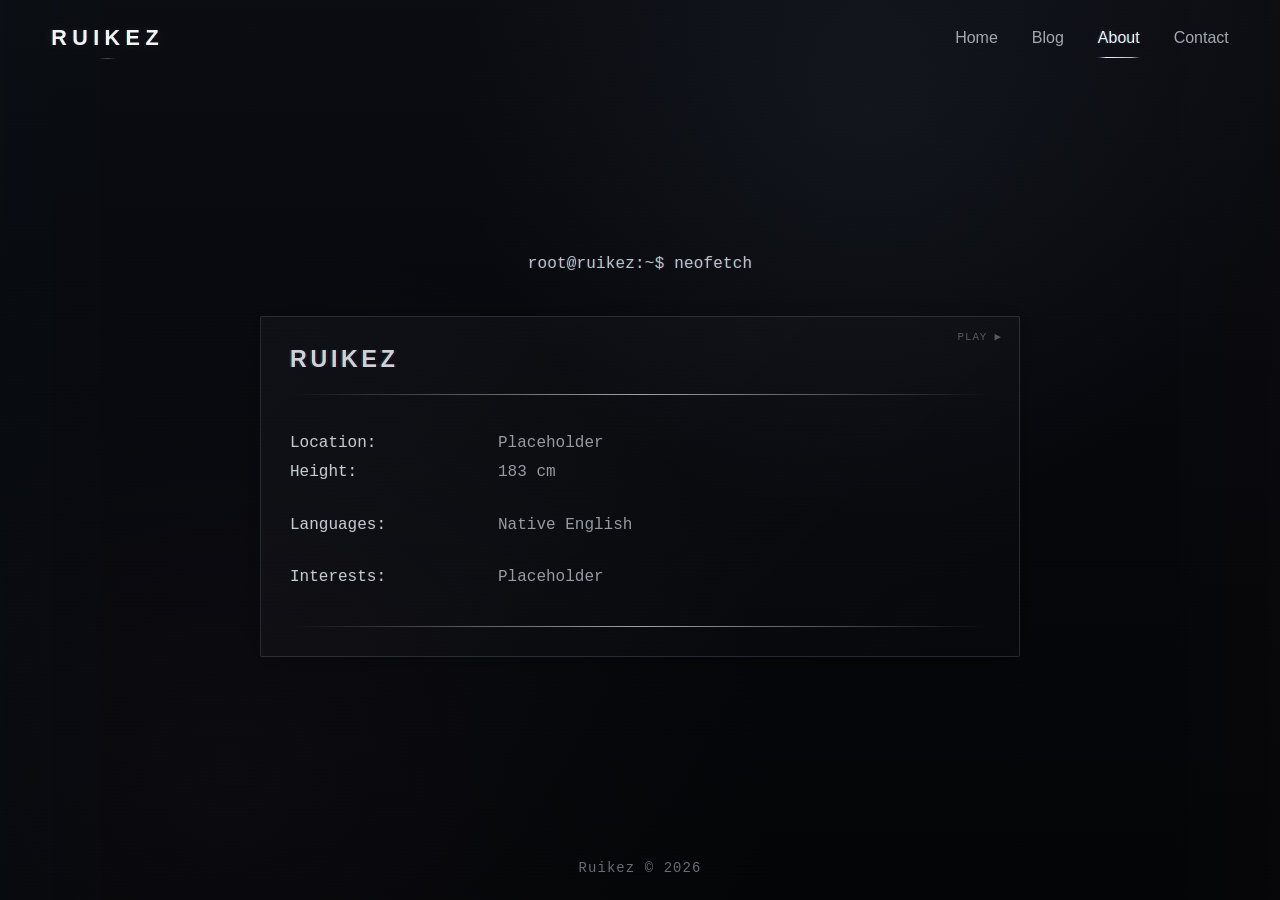
<file: about/index.html>
<!DOCTYPE html>
<html lang="en">

<head>

    <meta charset="UTF-8">

    <meta
        name="viewport"
        content="width=device-width, initial-scale=1.0"
    >

    <title>About Me | Ruikez</title>

    <link
        rel="stylesheet"
        href="/style.css"
    >

</head>


<body>

    <div class="noise"></div>


    <nav class="navbar">

        <a
            href="/"
            class="logo"
        >
            RUIKEZ
        </a>


        <div class="nav-links">

            <a href="/">
                Home
            </a>

            <a href="/blog/">
                Blog
            </a>

            <a
                href="/about/"
                class="active"
            >
                About
            </a>

            <a href="/contact/">
                Contact
            </a>

        </div>

    </nav>


    <main class="hero hero-centered">

        <section class="hero-text">

            <p class="terminal-line">
                root@ruikez:~$ neofetch
            </p>


            <div class="system-card">

                <div class="card-title">
                    RUIKEZ
                </div>


                <div class="card-line"></div>


                <div class="system-stats">


                    <div class="stat-row">
                        <span class="stat-label">Location:</span>
                        <span class="stat-value">Placeholder</span>
                    </div>


                    <div class="stat-row">
                        <span class="stat-label">Height:</span>
                        <span class="stat-value">183 cm</span>
                    </div>


                    <div class="stat-gap"></div>


                    <div class="stat-row">

                        <span class="stat-label">
                            Languages:
                        </span>

                        <span class="stat-value">
                            Native English<br>
                        </span>

                    </div>


                    <div class="stat-gap"></div>


                    <div class="stat-row">

                        <span class="stat-label">
                            Interests:
                        </span>

                        <span class="stat-value">
                            Placeholder<br>
                        </span>

                    </div>


                <div class="card-line bottom-line"></div>


            </div>

        </section>

    </main>


    <footer>
        Ruikez © 2026
    </footer>


</body>

</html>
</file>
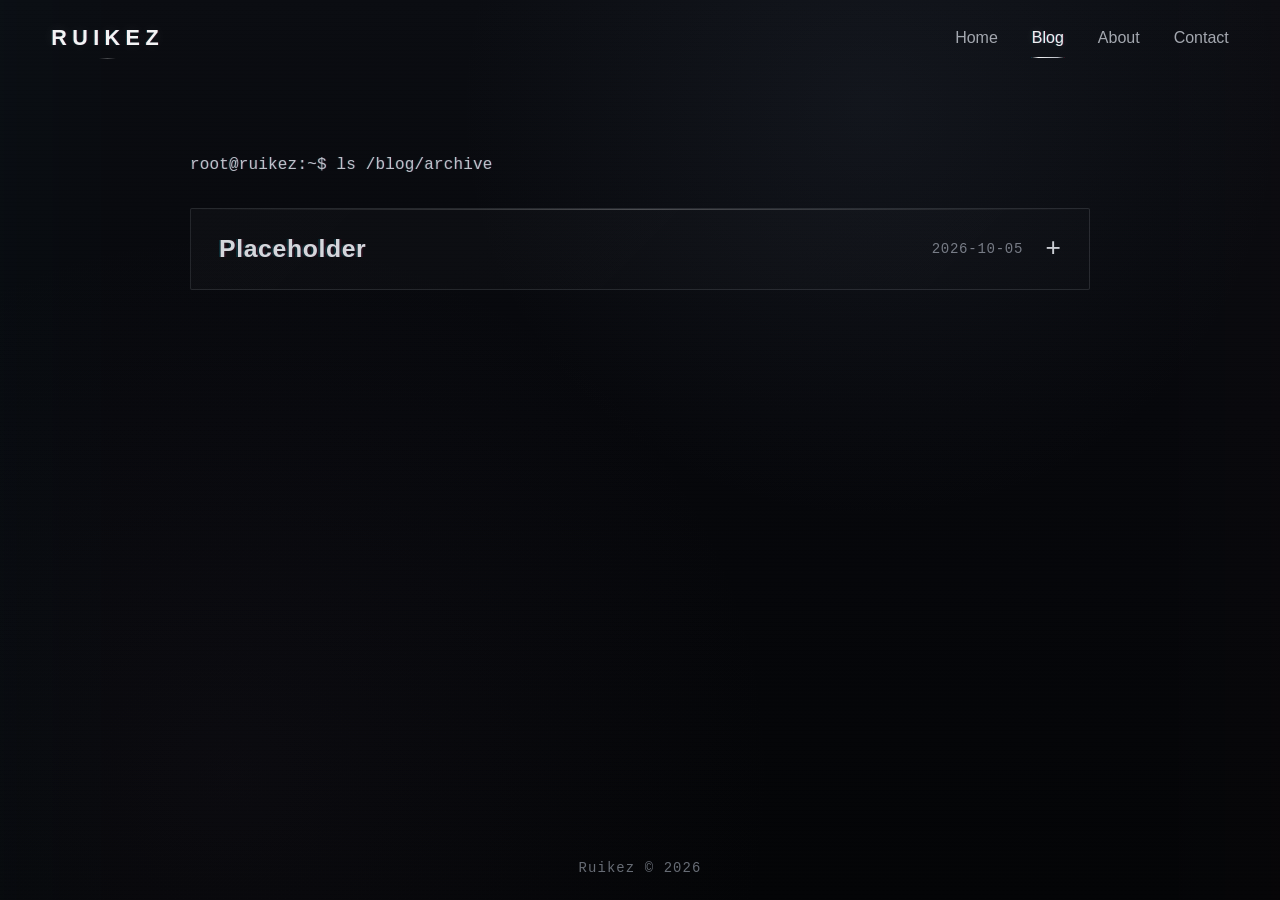
<file: blog/index.html>
<!DOCTYPE html>
<html lang="en">

<head>

    <meta charset="UTF-8">

    <meta
        name="viewport"
        content="width=device-width, initial-scale=1.0"
    >

    <title>Blog | Ruikez</title>

    <link
        rel="stylesheet"
        href="/style.css"
    >

</head>


<body>

    <div class="noise"></div>


    <nav class="navbar">

        <a
            href="/"
            class="logo"
        >
            RUIKEZ
        </a>


        <div class="nav-links">

            <a href="/">
                Home
            </a>

            <a
                href="/blog/"
                class="active"
            >
                Blog
            </a>

            <a href="/about/">
                About
            </a>

            <a href="/contact/">
                Contact
            </a>

        </div>

    </nav>


    <main class="blog-page">

        <p class="blog-terminal">
            root@ruikez:~$ ls /blog/archive
        </p>


        <section class="blog-archive">


            <article class="blog-card">

                <button
                    class="blog-summary"
                    type="button"
                >

                    <span class="blog-title">
                        Placeholder
                    </span>


                    <span class="blog-summary-right">

                        <time class="blog-date">
                            2026-10-05
                        </time>

                        <span class="blog-toggle">
                            +
                        </span>

                    </span>

                </button>


                <div class="blog-content-wrap">

                    <div class="blog-content">

<p>This is merely a summarized version of the theory. All dopamine mechanism and human mutual transaction information, including the exact methods to become a high baseliner, has been stripped down entirely and may never be released publically.</p>

<p>Placeholder</p>
                        
<h2>Low baseliner, median, and high baseliners</h2>

<p>/storage/emulated/0/workstation-xfbmrjduwoxbrdvr/notes/text.txt</p>

<h2>Mechanical manipulation of synapses for raised discomfort tolerance and time-interval based elimination of anxiety and depression</h2>

<p>/storage/emulated/0/workstation-xfbmrjduwoxbrdvr/notes/text.txt</p>

<h2>Cascading effect and how it can be utilized to trigger the onset of synaptic change immediately after wake</h2>

<p>/storage/emulated/0/workstation-xfbmrjduwoxbrdvr/notes/text.txt</p>

<h2>Neuropsychological mechanisms of religion and the mutual dopamine reward of religous activities</h2>

<p>As established, sensitivity to illogical information is connected to low baseline brain activity. Believi</p>

                    </div>

                </div>

            </article>


        </section>

    </main>


    <footer>
        Ruikez © 2026
    </footer>



    <script>

        document
            .querySelectorAll(".blog-card")
            .forEach((card) => {

                const button =
                    card.querySelector(".blog-summary");

                const wrapper =
                    card.querySelector(".blog-content-wrap");


                button.addEventListener(
                    "click",
                    () => {

                        const isOpen =
                            card.classList.contains("open");


                        if (!isOpen) {

                            card.classList.add("open");

                            wrapper.style.height =
                                wrapper.scrollHeight + "px";


                            wrapper.addEventListener(
                                "transitionend",
                                function finishedOpening(event) {

                                    if (
                                        event.propertyName !== "height"
                                    ) {
                                        return;
                                    }


                                    wrapper.style.height =
                                        "auto";


                                    wrapper.removeEventListener(
                                        "transitionend",
                                        finishedOpening
                                    );

                                }
                            );

                        } else {

                            wrapper.style.height =
                                wrapper.scrollHeight + "px";


                            wrapper.offsetHeight;


                            wrapper.style.height =
                                "0px";


                            card.classList.remove("open");

                        }

                    }
                );

            });

    </script>


</body>

</html>
</file>
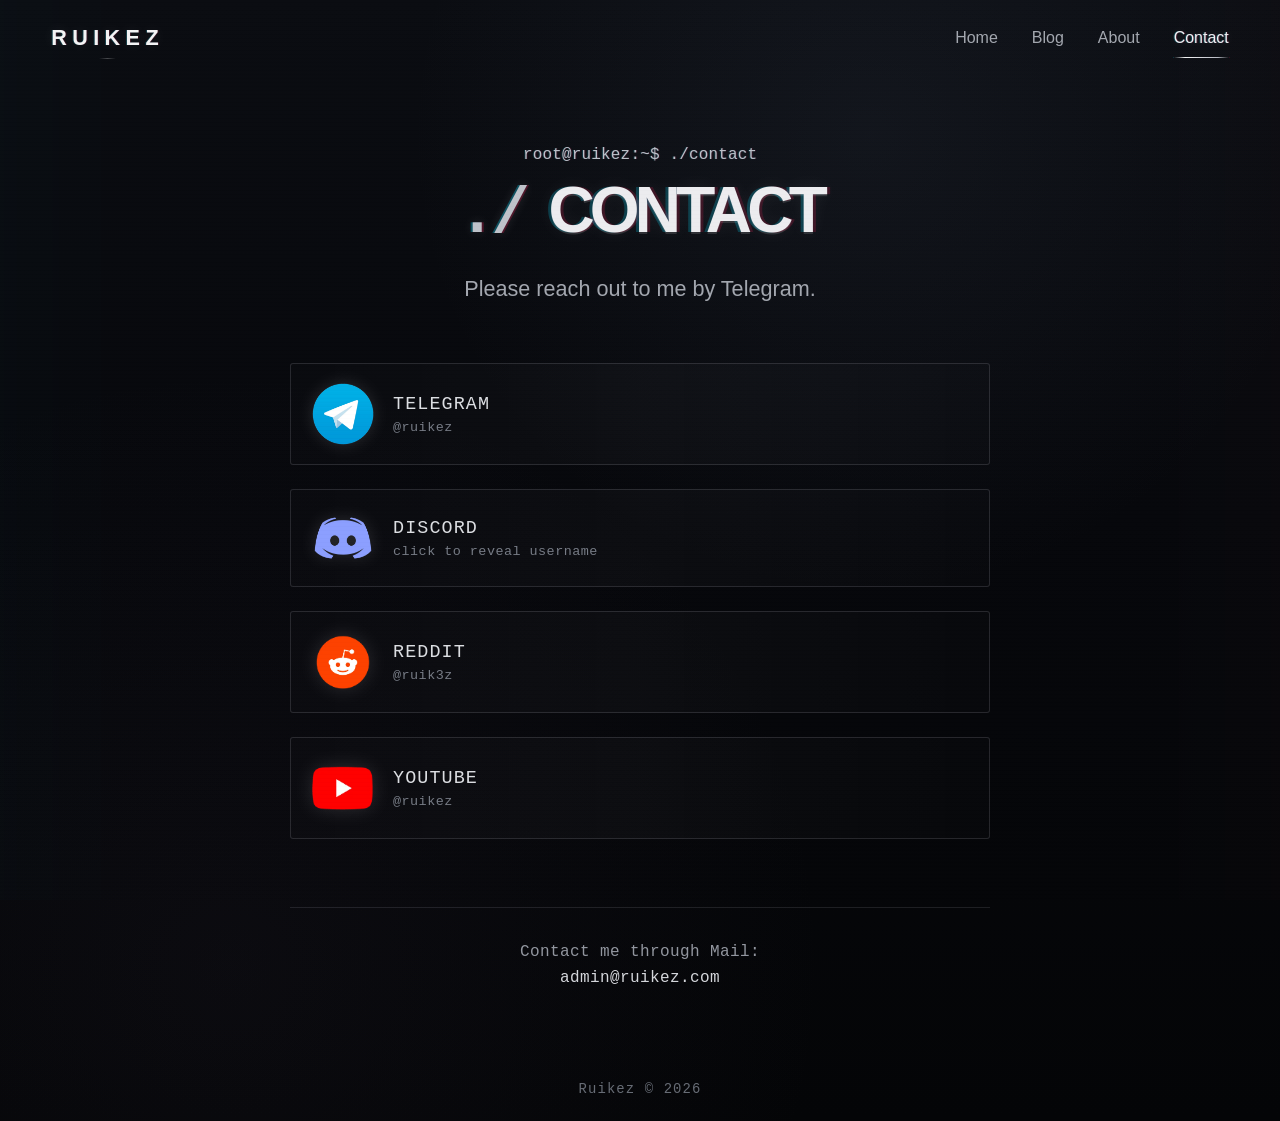
<file: contact/index.html>
<!DOCTYPE html>
<html lang="en">

<head>

    <meta charset="UTF-8">

    <meta
        name="viewport"
        content="width=device-width, initial-scale=1.0"
    >

    <title>Contact | Ruikez</title>

    <link
        rel="stylesheet"
        href="/style.css"
    >

</head>


<body>

    <div class="noise"></div>


    <nav class="navbar">

        <a
            href="/"
            class="logo"
        >
            RUIKEZ
        </a>


        <div class="nav-links">

            <a href="/">
                Home
            </a>

            <a href="/blog/">
                Blog
            </a>

            <a href="/about/">
                About
            </a>

            <a
                href="/contact/"
                class="active"
            >
                Contact
            </a>

        </div>

    </nav>


    <main class="hero hero-centered contact-page">

        <section class="hero-text">

            <p class="terminal-line">
                root@ruikez:~$ ./contact
            </p>


            <h1 class="terminal-heading">

                <span class="heading-prefix">
                    ./
                </span>

                CONTACT

            </h1>


            <p class="subtitle">
                Please reach out to me by Telegram.
            </p>

        </section>



        <section class="contact-directory">


            <a
                class="social-entry telegram-entry"
                href="https://t.me/ruikez"
                target="_blank"
                rel="noopener noreferrer"
            >

                <img
                    class="social-icon"
                    src="/assets/telegram.webp"
                    alt="Telegram"
                >


                <div class="social-copy">

                    <span class="social-name">
                        Telegram
                    </span>

                    <span class="social-note">
                        @ruikez
                    </span>

                </div>

            </a>



            <div class="discord-shell">


                <button
                    class="social-entry discord-entry"
                    id="discord-trigger"
                    type="button"
                >

                    <img
                        class="social-icon"
                        src="/assets/discord.webp"
                        alt="Discord"
                    >


                    <div class="social-copy">

                        <span class="social-name">
                            Discord
                        </span>

                        <span class="social-note">
                            click to reveal username
                        </span>

                    </div>

                </button>



                <div
                    class="discord-terminal"
                    id="discord-terminal"
                    aria-live="polite"
                >

                    <span class="discord-prompt">
                        $
                    </span>

                    <span id="discord-typed"></span>

                    <span class="discord-cursor">
                        _
                    </span>

                </div>


            </div>



            <a
                class="social-entry reddit-entry"
                href="https://www.reddit.com/user/ruik3z/"
                target="_blank"
                rel="noopener noreferrer"
            >

                <img
                    class="social-icon"
                    src="/assets/reddit.webp"
                    alt="Reddit"
                >


                <div class="social-copy">

                    <span class="social-name">
                        Reddit
                    </span>

                    <span class="social-note">
                        @ruik3z
                    </span>

                </div>

            </a>



            <a
                class="social-entry youtube-entry"
                href="https://www.youtube.com/@ruikez"
                target="_blank"
                rel="noopener noreferrer"
            >

                <img
                    class="social-icon"
                    src="/assets/youtube.webp"
                    alt="YouTube"
                >


                <div class="social-copy">

                    <span class="social-name">
                        YouTube
                    </span>

                    <span class="social-note">
                        @ruikez
                    </span>

                </div>

            </a>



           


            <div class="contact-mail">

                <span>
                    Contact me through Mail:
                </span>

                <a href="mailto:admin@ruikez.com">
                    admin@ruikez.com
                </a>

            </div>


        </section>

    </main>


    <footer>
        Ruikez © 2026
    </footer>



    <script>

        const discordTrigger =
            document.getElementById("discord-trigger");

        const discordTerminal =
            document.getElementById("discord-terminal");

        const discordTyped =
            document.getElementById("discord-typed");


        const discordMessage =
            "Username: ruikez. DMs and requests are currently disabled. Reach out to me by Telegram.";


        let discordBusy = false;


        function typeDiscordMessage() {

            let index = 0;

            discordTyped.textContent = "";


            const timer =
                setInterval(
                    () => {

                        discordTyped.textContent +=
                            discordMessage.charAt(index);

                        index++;


                        if (
                            index >= discordMessage.length
                        ) {

                            clearInterval(timer);


                            setTimeout(
                                () => {

                                    discordTerminal.classList.remove(
                                        "visible"
                                    );


                                    setTimeout(
                                        () => {

                                            discordTrigger.classList.remove(
                                                "hidden"
                                            );

                                            discordTrigger.classList.add(
                                                "roll-back"
                                            );


                                            setTimeout(
                                                () => {

                                                    discordTrigger.classList.remove(
                                                        "roll-back"
                                                    );

                                                    discordBusy = false;

                                                },
                                                650
                                            );

                                        },
                                        250
                                    );

                                },
                                5000
                            );

                        }

                    },
                    42
                );

        }


        discordTrigger.addEventListener(
            "click",
            () => {

                if (discordBusy) {
                    return;
                }


                discordBusy = true;


                discordTrigger.classList.add(
                    "hidden"
                );


                setTimeout(
                    () => {

                        discordTerminal.classList.add(
                            "visible"
                        );

                        typeDiscordMessage();

                    },
                    250
                );

            }
        );


        document
            .querySelectorAll(".social-icon")
            .forEach(
                (image) => {

                    image.addEventListener(
                        "error",
                        () => {

                            image.classList.add(
                                "asset-missing"
                            );

                        }
                    );

                }
            );

    </script>


</body>

</html>
</file>
<file: style.css>
/* ============================================================
   RUIKEZ — DAMAGED VHS / ANALOG FAILURE SYSTEM
   ============================================================ */


/* =========================
   VARIABLES
   ========================= */

:root {
    --void: #050608;
    --void-soft: #090b0f;
    --panel: rgba(255,255,255,.018);
    --panel-hover: rgba(255,255,255,.036);

    --silver: #e6e7ea;
    --silver-soft: #b8bcc4;
    --silver-dim: #858a94;
    --silver-dark: #626772;

    --line: rgba(215,220,230,.14);
    --line-strong: rgba(230,235,245,.32);

    --cyan-glitch: rgba(0,220,255,.48);
    --cyan-soft: rgba(0,220,255,.18);

    --red-glitch: rgba(255,30,90,.42);
    --red-soft: rgba(255,30,90,.16);

    --white-glow: rgba(255,255,255,.16);

    --terminal:
        ui-monospace,
        "SFMono-Regular",
        "Cascadia Code",
        "Liberation Mono",
        "Courier New",
        monospace;

    --display:
        "Arial Black",
        "Helvetica Neue",
        Arial,
        sans-serif;
}


/* =========================
   RESET
   ========================= */

* {
    margin: 0;
    padding: 0;
    box-sizing: border-box;
}


html {
    scroll-behavior: smooth;
}


body {
    position: relative;

    min-height: 100vh;

    overflow-x: hidden;

    color: var(--silver);

    font-family: Arial, sans-serif;

    background:
        radial-gradient(
            circle at 68% 12%,
            rgba(90,105,130,.11),
            transparent 35%
        ),
        radial-gradient(
            circle at 18% 86%,
            rgba(90,75,105,.08),
            transparent 42%
        ),
        linear-gradient(
            180deg,
            #0b0d12 0%,
            #07080c 46%,
            #040507 100%
        );

    animation:
        bodyExposureFailure 11s steps(1,end) infinite;
}


body.channel-active {
    overflow: hidden;
}


/* ============================================================
   GLOBAL VHS LAYERS
   ============================================================ */

.noise {
    position: fixed;

    inset: 0;

    z-index: 100;

    pointer-events: none;

    opacity: .17;

    background-image:

        repeating-linear-gradient(
            0deg,
            rgba(255,255,255,.035) 0px,
            rgba(255,255,255,.035) 1px,
            rgba(0,0,0,.05) 1px,
            rgba(0,0,0,.05) 2px,
            transparent 2px,
            transparent 4px
        ),

        repeating-linear-gradient(
            90deg,
            rgba(255,255,255,.009) 0px,
            rgba(255,255,255,.009) 1px,
            transparent 1px,
            transparent 5px
        );

    animation:
        scanlineShiver 3.8s steps(2,end) infinite;
}


body::before {
    content: "";

    position: fixed;

    z-index: 97;

    pointer-events: none;

    left: -3%;
    width: 106%;

    top: -25vh;
    height: 20vh;

    opacity: 0;

    background:
        linear-gradient(
            180deg,
            transparent 0%,
            rgba(255,255,255,.025) 16%,
            rgba(220,225,235,.10) 45%,
            rgba(255,255,255,.028) 58%,
            transparent 100%
        );

    box-shadow:
        0 -2px 0 rgba(0,220,255,.035),
        0 2px 0 rgba(255,30,90,.03);

    filter:
        blur(.8px);

    animation:
        trackingBandFall 8.4s linear infinite;
}


body::after {
    content: "";

    position: fixed;

    inset: 0;

    z-index: 98;

    pointer-events: none;

    opacity: .045;

    background:
        linear-gradient(
            90deg,
            rgba(0,220,255,.22),
            transparent 8%,
            transparent 92%,
            rgba(255,25,90,.20)
        );

    mix-blend-mode: screen;

    animation:
        chromaticDrift 6.3s steps(1,end) infinite;
}


/* ============================================================
   NAVIGATION
   ============================================================ */

.navbar {
    position: relative;

    z-index: 10;

    width: min(1180px,92%);

    min-height: 76px;

    margin: 0 auto;

    display: flex;
    align-items: center;
    justify-content: space-between;

    background: transparent;
}


.logo {
    position: relative;

    color: #f4f4f5;

    font-family: var(--display);

    font-weight: 900;

    font-size: 1.35rem;

    letter-spacing: .25em;

    text-decoration: none;

    text-transform: uppercase;

    text-shadow:
        -1px 0 var(--cyan-soft),
        1px 0 var(--red-soft),
        0 0 14px rgba(255,255,255,.10);

    animation:
        logoTrauma 7.2s steps(1,end) infinite;
}


.logo::after {
    content: "";

    position: absolute;

    left: 0;
    right: 0;

    bottom: -8px;

    height: 1px;

    opacity: .30;

    background:
        linear-gradient(
            90deg,
            transparent,
            rgba(255,255,255,.85),
            transparent
        );

    transform: scaleX(.15);

    animation:
        logoLinePulse 4.4s ease-in-out infinite;
}


.nav-links {
    display: flex;
    align-items: center;

    gap: 34px;
}


.nav-links a {
    position: relative;

    color: #a4a8b0;

    font-family: Arial, sans-serif;

    text-decoration: none;

    padding: 7px 0;

    transition:
        color .18s ease,
        transform .18s ease,
        text-shadow .18s ease;
}


.nav-links a::before {
    content: "";

    position: absolute;

    top: 50%;
    left: -7px;

    width: 3px;
    height: 0;

    background: #efeff1;

    opacity: 0;

    transform: translateY(-50%);

    transition:
        height .18s ease,
        opacity .18s ease;
}


.nav-links a::after {
    content: "";

    position: absolute;

    left: 0;
    right: 0;

    bottom: -4px;

    height: 1px;

    background:
        linear-gradient(
            90deg,
            transparent,
            #f4f4f5 20%,
            #b7bac2 80%,
            transparent
        );

    box-shadow:
        -1px 0 var(--cyan-soft),
        1px 0 var(--red-soft);

    transform: scaleX(0);

    transform-origin: center;

    transition:
        transform .22s ease;
}


.nav-links a:hover {
    color: #ffffff;

    transform:
        translateY(-2px);

    text-shadow:
        -1px 0 var(--cyan-soft),
        1px 0 var(--red-soft),
        0 0 9px rgba(255,255,255,.10);
}


.nav-links a:hover::before {
    height: 60%;
    opacity: .65;
}


.nav-links a:hover::after,
.nav-links a.active::after {
    transform: scaleX(1);
}


.nav-links a.active {
    color: #f0f1f3;

    text-shadow:
        -1px 0 rgba(0,220,255,.24),
        1px 0 rgba(255,30,90,.20),
        0 0 10px rgba(255,255,255,.14);

    animation:
        navActiveFailure 6.8s steps(1,end) infinite;
}


/* ============================================================
   SHARED HERO
   ============================================================ */

.hero {
    position: relative;

    z-index: 3;

    width: min(1180px,92%);

    min-height:
        calc(100vh - 140px);

    margin: 0 auto;

    padding:
        70px 0;

    display: flex;

    flex-direction: column;

    justify-content: center;
    align-items: center;

    gap: 46px;

    text-align: center;
}


.hero-text {
    position: relative;

    width: 100%;

    display: flex;

    flex-direction: column;

    align-items: center;
}


.terminal-line,
.blog-terminal,
.roblox-terminal {
    color: #bdc1c9;

    font-family: var(--terminal);

    letter-spacing: .01em;

    text-shadow:
        -1px 0 rgba(0,220,255,.16),
        1px 0 rgba(255,30,90,.14),
        0 0 8px rgba(255,255,255,.06);

    animation:
        terminalEntrance .8s ease forwards,
        terminalCorruption 6.1s steps(1,end) 1.3s infinite;
}


.terminal-line {
    font-size: 1rem;

    margin-bottom: 18px;

    opacity: 0;
}


.hero h1 {
    opacity: 0;

    animation:
        headingEntrance .85s cubic-bezier(.16,.84,.3,1) .12s forwards;
}


.hero .terminal-heading {
    position: relative;

    isolation: isolate;

    margin-bottom: 27px;

    color: #ececef;

    font-family: var(--display);

    font-size:
        clamp(2.9rem,7vw,5.35rem);

    font-weight: 900;

    line-height: .88;

    letter-spacing: -.075em;

    text-transform: uppercase;

    text-shadow:
        -3px 0 rgba(0,220,255,.22),
        3px 0 rgba(255,30,90,.18),
        0 2px rgba(255,255,255,.13),
        0 0 18px rgba(255,255,255,.08);

    animation:
        headingEntrance .85s cubic-bezier(.16,.84,.3,1) .12s forwards,
        headingRupture 5.6s steps(1,end) 1.3s infinite;
}


.hero .terminal-heading::before,
.hero .terminal-heading::after {
    content: "";

    position: absolute;

    pointer-events: none;

    left: -8%;
    width: 116%;

    height: 4px;

    opacity: 0;

    mix-blend-mode: screen;
}


.hero .terminal-heading::before {
    top: 27%;

    background:
        linear-gradient(
            90deg,
            transparent 0%,
            rgba(0,220,255,.15) 20%,
            rgba(255,255,255,.52) 45%,
            rgba(255,30,90,.16) 78%,
            transparent 100%
        );

    animation:
        titleSliceOne 5.6s steps(1,end) 1.3s infinite;
}


.hero .terminal-heading::after {
    top: 67%;

    background:
        linear-gradient(
            90deg,
            transparent,
            rgba(255,30,90,.15),
            rgba(255,255,255,.42),
            rgba(0,220,255,.15),
            transparent
        );

    animation:
        titleSliceTwo 5.6s steps(1,end) 1.3s infinite;
}


.heading-prefix {
    display: inline-block;

    margin-right: .16em;

    color: #bfc3ca;

    font-family: var(--terminal);

    font-weight: 700;

    text-shadow:
        -2px 0 rgba(0,220,255,.30),
        2px 0 rgba(255,30,90,.25),
        0 0 12px rgba(255,255,255,.14);

    animation:
        prefixBreak 4.9s steps(1,end) infinite;
}


.subtitle {
    position: relative;

    max-width: 780px;

    color: #a3a7af;

    font-size:
        clamp(1.05rem,2vw,1.35rem);

    line-height: 1.72;

    opacity: 0;

    animation:
        subtitleWake .8s ease .30s forwards,
        subtitleSignalDrop 9s steps(1,end) 2s infinite;
}


.typewriter {
    width: auto;

    max-width: 780px;

    white-space: normal;
}


.typewriter::after {
    content: "_";

    margin-left: 5px;

    color: #d7d9de;

    font-family: var(--terminal);

    text-shadow:
        -1px 0 rgba(0,220,255,.2),
        1px 0 rgba(255,30,90,.18);

    animation:
        cursorPanic .7s steps(1,end) infinite;
}


/* ============================================================
   HOME BUTTONS
   ============================================================ */

.buttons {
    display: flex;

    justify-content: center;

    gap: 38px;

    margin-top: 35px;

    opacity: 0;

    animation:
        buttonGroupEntrance .8s ease .44s forwards;
}


.buttons a,
.channel-open {
    position: relative;

    padding:
        6px 3px 11px;

    border: none;

    background: transparent;

    color: #dadddf;

    font-family: var(--terminal);

    font-size: 1.03rem;

    letter-spacing: .08em;

    text-decoration: none;

    cursor: pointer;

    transition:
        transform .18s ease,
        color .18s ease,
        text-shadow .18s ease;
}


.buttons a::before,
.channel-open::before {
    content: ">";

    margin-right: 9px;

    color: #bfc2c8;

    text-shadow:
        -1px 0 rgba(0,220,255,.22),
        1px 0 rgba(255,30,90,.18);
}


.buttons a::after,
.channel-open::after {
    content: "";

    position: absolute;

    left: 21px;
    right: 0;

    bottom: 2px;

    height: 1px;

    background:
        linear-gradient(
            90deg,
            #f0f1f3,
            rgba(190,195,205,.55),
            transparent
        );

    transform:
        scaleX(.25);

    transform-origin: left;

    transition:
        transform .22s ease;
}


.buttons a:hover,
.channel-open:hover {
    color: #ffffff;

    transform:
        translateY(-3px)
        skewX(-2deg);

    text-shadow:
        -2px 0 rgba(0,220,255,.20),
        2px 0 rgba(255,30,90,.16),
        0 0 12px rgba(255,255,255,.14);

    animation:
        buttonDistress .42s steps(1,end);
}


.buttons a:hover::after,
.channel-open:hover::after {
    transform:
        scaleX(1);
}


/* ============================================================
   HOME / ABOUT MEDIA
   ============================================================ */

.home-image,
.about-image {
    position: relative;

    display: flex;

    justify-content: center;

    width: 100%;

    opacity: 0;

    animation:
        mediaMaterialize 1.1s ease .6s forwards;
}


.home-image img,
.home-image video,
.about-image img {
    display: block;

    width:
        min(550px,92vw);

    border: none;

    filter:
        saturate(1)
        contrast(1.03)
        brightness(.97);

    box-shadow:
        -3px 0 rgba(0,220,255,.025),
        3px 0 rgba(255,30,90,.025),
        0 0 44px rgba(0,0,0,.40);

    mask-image:
        radial-gradient(
            ellipse at center,
            rgba(0,0,0,1) 70%,
            rgba(0,0,0,.88) 82%,
            rgba(0,0,0,0) 100%
        );

    -webkit-mask-image:
        radial-gradient(
            ellipse at center,
            rgba(0,0,0,1) 70%,
            rgba(0,0,0,.88) 82%,
            rgba(0,0,0,0) 100%
        );
}


.home-image {
    width:
        min(550px,92vw);

    aspect-ratio:
        4 / 3;

    overflow:
        hidden;

    margin-left:
        auto;

    margin-right:
        auto;
}


.home-image video {
    width: 100%;
    height: 100%;

    object-fit:
        cover;

    object-position:
        center;

    transform:
        none;
}


.home-image::before {
    content: "";

    position: absolute;

    z-index: 3;

    inset: 0;

    pointer-events: none;

    opacity: .12;

    background:
        repeating-linear-gradient(
            0deg,
            transparent 0px,
            transparent 3px,
            rgba(255,255,255,.05) 4px
        );

    mix-blend-mode: screen;

    animation:
        mediaScanDislocation 4.2s linear infinite;
}


.home-image::after {
    content: "";

    position: absolute;

    z-index: 4;

    left: 0;
    right: 0;

    top: -15%;

    height: 12%;

    pointer-events: none;

    opacity: 0;

    background:
        linear-gradient(
            180deg,
            transparent,
            rgba(255,255,255,.13),
            transparent
        );

    animation:
        mediaHeadRoll 6.7s linear infinite;
}


/* ============================================================
   CONTACT
   ============================================================ */

.contact-page {
    justify-content: flex-start;

    padding-top: 70px;
}


.contact-directory {
    width:
        min(700px,100%);

    display: flex;

    flex-direction: column;

    gap: 24px;

    margin-top: 10px;

    opacity: 0;

    animation:
        directoryEntrance .9s ease .45s forwards;
}


.social-entry {
    position: relative;

    width: 100%;

    overflow: hidden;

    display: flex;

    align-items: center;

    gap: 22px;

    padding:
        22px 24px;

    color: #dcdee2;

    font-family: var(--terminal);

    text-decoration: none;

    text-align: left;

    border:
        1px solid var(--line);

    border-radius: 3px;

    background:
        linear-gradient(
            90deg,
            rgba(255,255,255,.010),
            rgba(255,255,255,.028),
            rgba(255,255,255,.010)
        );

    cursor: pointer;

    transition:
        transform .20s ease,
        border-color .20s ease,
        background .20s ease,
        box-shadow .20s ease,
        color .20s ease;
}


button.social-entry {
    appearance: none;
}


.social-entry::before {
    content: "";

    position: absolute;

    pointer-events: none;

    z-index: 2;

    left: -25%;

    top: 48%;

    width: 20%;
    height: 2px;

    opacity: 0;

    background:
        linear-gradient(
            90deg,
            transparent,
            rgba(255,255,255,.7),
            transparent
        );
}


.social-entry::after {
    content: "";

    position: absolute;

    pointer-events: none;

    z-index: 2;

    top: 0;
    bottom: 0;

    left: -30%;

    width: 20%;

    opacity: 0;

    background:
        linear-gradient(
            90deg,
            transparent,
            rgba(255,255,255,.09),
            transparent
        );

    transform:
        skewX(-12deg);
}


.social-entry:hover {
    transform:
        translateY(-4px)
        skewX(-.25deg);

    border-color:
        var(--line-strong);

    background:
        rgba(255,255,255,.034);

    box-shadow:
        -2px 0 rgba(0,220,255,.06),
        2px 0 rgba(255,30,90,.05),
        0 0 34px rgba(255,255,255,.035);

    animation:
        cardImpact .35s steps(1,end);
}


.social-entry:hover::before {
    animation:
        tapeTear .45s steps(1,end);
}


.social-entry:hover::after {
    opacity: 1;

    animation:
        trackingSweep .7s ease forwards;
}


.social-entry > .social-icon {
    width: 56px;
    height: 56px;

    flex:
        0 0 56px;

    object-fit: contain;

    object-position: center;

    transform:
        scale(1.18);

    filter:
        saturate(1)
        brightness(1)
        drop-shadow(
            0 0 7px
            rgba(255,255,255,.13)
        );

    transition:
        transform .22s ease,
        filter .22s ease;
}


.reddit-entry > .social-icon,
.youtube-entry > .social-icon {
    transform:
        scale(1.42);
}


.social-icon.asset-missing {
    visibility: hidden;
}


.social-copy {
    display: flex;

    flex-direction: column;

    gap: 5px;
}


.social-name {
    font-size: 1.15rem;

    letter-spacing: .06em;

    text-transform: uppercase;
}


.social-note {
    color: #777c86;

    font-size: .84rem;

    letter-spacing: .035em;
}


.telegram-entry:hover {
    color: #3fc5f3;

    border-color:
        rgba(4,164,224,.36);
}


.telegram-entry:hover .social-icon {
    transform:
        scale(1.31);

    filter:
        saturate(1.15)
        brightness(1.08)
        drop-shadow(
            0 0 9px
            rgba(4,164,224,.72)
        )
        drop-shadow(
            0 0 26px
            rgba(4,164,224,.34)
        );
}


.discord-shell {
    position: relative;

    min-height: 98px;
}


.discord-entry {
    position: absolute;

    inset: 0;

    opacity: 1;

    color: #dcdee2;

    transform:
        translateX(0)
        scale(1);

    transition:
        opacity .25s ease,
        transform .3s ease,
        border-color .25s ease,
        color .25s ease,
        background .25s ease,
        box-shadow .25s ease;
}


.discord-entry:hover {
    color: #a7b0ff;

    border-color:
        rgba(140,156,251,.38);
}


.discord-entry:hover .social-icon {
    transform:
        scale(1.31);

    filter:
        saturate(1.14)
        brightness(1.08)
        drop-shadow(
            0 0 9px
            rgba(140,156,251,.70)
        )
        drop-shadow(
            0 0 27px
            rgba(140,156,251,.34)
        );
}


.discord-entry.hidden {
    pointer-events: none;

    opacity: 0;

    transform:
        translateX(-36px)
        skewX(4deg)
        scale(.95);
}


.discord-entry.roll-back {
    animation:
        discordRollBack
        .65s
        cubic-bezier(.22,.61,.36,1);
}


.discord-terminal {
    min-height: 98px;

    display: flex;

    align-items: center;

    padding:
        22px 24px;

    color: #d4d7dd;

    font-family: var(--terminal);

    text-align: left;

    border:
        1px solid rgba(200,205,220,.16);

    border-radius: 3px;

    background:
        rgba(255,255,255,.015);

    opacity: 0;

    pointer-events: none;

    transform:
        translateY(7px)
        skewX(-1deg);

    transition:
        opacity .25s ease,
        transform .25s ease;
}


.discord-terminal.visible {
    opacity: 1;

    transform:
        translateY(0)
        skewX(0);

    animation:
        terminalRevealDamage .65s steps(1,end);
}


.discord-prompt {
    color: #9da8ff;

    margin-right: 10px;
}


.discord-cursor {
    color: #f0f0f2;

    margin-left: 4px;

    animation:
        cursorPanic .7s steps(1,end) infinite;
}


.reddit-entry:hover {
    color: #ff673d;

    border-color:
        rgba(255,69,0,.36);
}


.reddit-entry:hover .social-icon {
    transform:
        scale(1.58);

    filter:
        saturate(1.14)
        brightness(1.08)
        drop-shadow(
            0 0 10px
            rgba(255,69,0,.72)
        )
        drop-shadow(
            0 0 26px
            rgba(255,69,0,.30)
        );
}


.youtube-entry:hover {
    color: #ff395c;

    border-color:
        rgba(255,0,51,.36);
}


.youtube-entry:hover .social-icon {
    transform:
        scale(1.58);

    filter:
        saturate(1.14)
        brightness(1.08)
        drop-shadow(
            0 0 10px
            rgba(255,0,51,.72)
        )
        drop-shadow(
            0 0 26px
            rgba(255,0,51,.30)
        );
}


/* ============================================================
   ROBLOX
   ============================================================ */

.roblox-section {
    position: relative;

    margin-top: 48px;

    padding-top: 45px;

    border-top:
        1px solid rgba(210,215,225,.12);

    font-family: var(--terminal);
}


.roblox-terminal {
    margin-bottom: 30px;
}


.roblox-thumbnail-wrap {
    position: relative;

    width: 100%;

    display: flex;

    justify-content: center;

    margin:
        8px 0 18px;
}


.roblox-thumbnail-wrap::after {
    content: "";

    position: absolute;

    inset: 0;

    pointer-events: none;

    opacity: .10;

    background:
        repeating-linear-gradient(
            0deg,
            transparent 0px,
            transparent 4px,
            rgba(255,255,255,.035) 5px
        );
}


.roblox-thumbnail {
    width:
        min(620px,94vw);

    height: auto;

    max-height: none;

    flex: none;

    object-fit: contain;

    border-radius: 2px;

    transform: none;

    filter:
        saturate(1)
        brightness(.98)
        contrast(1.03);

    mask-image:
        radial-gradient(
            ellipse at center,
            rgba(0,0,0,1) 76%,
            rgba(0,0,0,.82) 87%,
            rgba(0,0,0,0) 100%
        );

    -webkit-mask-image:
        radial-gradient(
            ellipse at center,
            rgba(0,0,0,1) 76%,
            rgba(0,0,0,.82) 87%,
            rgba(0,0,0,0) 100%
        );
}


.roblox-ignore {
    margin:
        13px 0 31px;

    color: #737883;

    font-size: .85rem;

    letter-spacing: .035em;
}


.roblox-profile {
    display: inline-flex;

    align-items: center;

    gap: 14px;

    color: #d9dbe0;

    font-size: 1.08rem;

    letter-spacing: .04em;

    text-decoration: none;

    transition:
        color .22s ease,
        transform .22s ease;
}


.roblox-icon {
    width: 48px;
    height: 48px;

    flex:
        0 0 48px;

    object-fit: contain;

    transform:
        scale(1.20);

    filter:
        saturate(1)
        brightness(1);
}


.roblox-profile:hover {
    color: #ffffff;

    transform:
        translateY(-3px)
        skewX(-2deg);

    text-shadow:
        -2px 0 rgba(0,220,255,.16),
        2px 0 rgba(255,30,90,.13);

    animation:
        buttonDistress .42s steps(1,end);
}


.roblox-profile:hover .roblox-icon {
    transform:
        scale(1.35);

    filter:
        brightness(1.08)
        drop-shadow(
            0 0 13px
            rgba(225,230,240,.30)
        );
}


.roblox-note {
    width:
        min(590px,100%);

    margin:
        19px auto 0;

    color: #9297a1;

    line-height: 1.82;

    font-size: .94rem;
}


/* ============================================================
   MAIL
   ============================================================ */

.contact-mail {
    position: relative;

    margin-top: 44px;

    padding-top: 35px;

    display: flex;

    flex-direction: column;

    gap: 8px;

    border-top:
        1px solid rgba(210,215,225,.12);

    color: #92969f;

    font-family: var(--terminal);

    letter-spacing: .025em;
}


.contact-mail a {
    color: #d4d6db;

    text-decoration: none;

    transition:
        color .18s ease,
        text-shadow .18s ease,
        transform .18s ease;
}


.contact-mail a:hover {
    color: #ffffff;

    text-shadow:
        -2px 0 rgba(0,220,255,.18),
        2px 0 rgba(255,30,90,.15),
        0 0 12px rgba(255,255,255,.14);
}


/* ============================================================
   ABOUT SYSTEM CARD
   ============================================================ */

.system-card {
    position: relative;

    width: 100%;

    max-width: 760px;

    margin-top: 25px;

    padding: 29px;

    overflow: hidden;

    text-align: left;

    background:
        linear-gradient(
            135deg,
            rgba(255,255,255,.027),
            rgba(255,255,255,.009)
        );

    border:
        1px solid rgba(210,215,225,.15);

    border-radius: 2px;

    box-shadow:
        inset 0 0 50px rgba(255,255,255,.010),
        0 0 30px rgba(0,0,0,.22);

    opacity: 0;

    animation:
        systemCardBoot .8s ease .2s forwards,
        systemCardSickness 6.7s steps(1,end) 1.2s infinite;
}


.system-card::before {
    content: "PLAY  ▶";

    position: absolute;

    top: 13px;
    right: 17px;

    color: rgba(230,230,235,.34);

    font-family: var(--terminal);

    font-size: .68rem;

    letter-spacing: .08em;

    pointer-events: none;

    animation:
        playIndicator 3.4s steps(1,end) infinite;
}


.system-card::after {
    content: "";

    position: absolute;

    pointer-events: none;

    z-index: 2;

    left: 0;
    right: 0;

    top: -28%;

    height: 20%;

    opacity: .45;

    background:
        linear-gradient(
            180deg,
            transparent,
            rgba(255,255,255,.055),
            transparent
        );

    animation:
        cardVerticalTracking 5.8s linear infinite;
}


.card-title {
    color: #d0d2d7;

    font-family: var(--display);

    font-size: 1.45rem;

    font-weight: 900;

    letter-spacing: .16em;

    margin-bottom: 21px;

    text-shadow:
        -2px 0 rgba(0,220,255,.16),
        2px 0 rgba(255,30,90,.13);

    animation:
        cardTitleGlitch 7s steps(1,end) infinite;
}


.card-line {
    width: 100%;
    height: 1px;

    margin-bottom: 34px;

    background:
        linear-gradient(
            90deg,
            transparent,
            rgba(235,235,240,.68),
            transparent
        );

    animation:
        horizontalLineFailure 4.5s steps(1,end) infinite;
}


.bottom-line {
    margin-top: 34px;
    margin-bottom: 0;
}


.system-stats {
    width: 100%;

    color: #afb3bb;

    font-family: var(--terminal);

    font-size:
        clamp(.88rem,2vw,1rem);

    line-height: 1.8;
}


.stat-row {
    display: grid;

    grid-template-columns:
        180px minmax(0,1fr);

    column-gap: 28px;

    align-items: start;
}


.stat-label,
.stat-value {
    min-width: 0;
}


.stat-label {
    color: #c8cbd1;

    text-shadow:
        -1px 0 rgba(0,220,255,.08),
        1px 0 rgba(255,30,90,.06);
}


.stat-value {
    color: #969ba4;

    overflow-wrap: break-word;
}


.stat-gap {
    height: 24px;
}


/* ============================================================
   BLOG
   ============================================================ */

.blog-page {
    position: relative;

    z-index: 3;

    width:
        min(900px,92%);

    min-height:
        calc(100vh - 140px);

    margin:
        0 auto;

    padding:
        80px 0;
}


.blog-terminal {
    margin-bottom: 34px;

    opacity: 0;

    font-size: 1rem;
}


.blog-archive {
    width: 100%;

    display: flex;

    flex-direction: column;

    gap: 24px;
}


.blog-card {
    position: relative;

    width: 100%;

    overflow: hidden;

    background:
        linear-gradient(
            135deg,
            rgba(255,255,255,.022),
            rgba(255,255,255,.010)
        );

    border:
        1px solid rgba(210,215,225,.13);

    border-radius: 2px;

    opacity: 0;

    animation:
        blogCardEntrance .8s ease .15s forwards;

    transition:
        border-color .25s ease,
        background .25s ease,
        box-shadow .25s ease,
        transform .25s ease;
}


.blog-card::before {
    content: "";

    position: absolute;

    z-index: 2;

    pointer-events: none;

    left: 0;
    right: 0;

    top: 0;

    height: 1px;

    opacity: .25;

    background:
        linear-gradient(
            90deg,
            transparent,
            #ffffff,
            transparent
        );

    animation:
        blogHeaderLine 5.2s steps(1,end) infinite;
}


.blog-card:hover {
    transform:
        translateY(-2px);

    border-color:
        rgba(225,230,240,.30);

    background:
        rgba(255,255,255,.033);

    box-shadow:
        -2px 0 rgba(0,220,255,.04),
        2px 0 rgba(255,30,90,.035),
        0 0 34px rgba(225,230,240,.035);
}


.blog-card.open {
    border-color:
        rgba(225,230,240,.34);
}


.blog-summary {
    width: 100%;

    display: flex;

    align-items: center;

    justify-content: space-between;

    gap: 24px;

    padding:
        26px 28px;

    appearance: none;

    border: none;

    background: transparent;

    cursor: pointer;

    color: inherit;

    font-family: var(--terminal);

    text-align: left;
}


.blog-title {
    display: inline-block;

    overflow: hidden;

    color: #d5d7dc;

    font-family: var(--display);

    font-size:
        clamp(1.15rem,3vw,1.55rem);

    font-weight: 900;

    letter-spacing: .025em;

    text-shadow:
        -2px 0 rgba(0,220,255,.14),
        2px 0 rgba(255,30,90,.11);

    clip-path:
        inset(0 100% 0 0);

    animation:
        blogTitleReveal
        1s
        steps(18,end)
        .35s
        forwards,

        blogTitleDamage
        7.3s
        steps(1,end)
        1.5s
        infinite;
}


.blog-summary-right {
    margin-left: auto;

    display: flex;

    align-items: center;

    gap: 22px;
}


.blog-date {
    color: #777c86;

    font-family: var(--terminal);

    font-size: .88rem;

    white-space: nowrap;

    letter-spacing: .05em;
}


.blog-toggle {
    color: #cbced4;

    font-family: var(--terminal);

    font-size: 1.65rem;

    line-height: 1;

    transition:
        transform .42s ease,
        text-shadow .3s ease;
}


.blog-card.open .blog-toggle {
    transform:
        rotate(45deg);

    text-shadow:
        -2px 0 rgba(0,220,255,.18),
        2px 0 rgba(255,30,90,.14),
        0 0 12px rgba(255,255,255,.18);
}


.blog-content-wrap {
    height: 0;

    overflow: hidden;

    opacity: 0;

    transition:
        height .55s cubic-bezier(.22,.61,.36,1),
        opacity .4s ease;
}


.blog-card.open .blog-content-wrap {
    opacity: 1;
}


.blog-content {
    padding:
        4px 28px 32px;

    border-top:
        1px solid rgba(210,215,225,.09);

    color: #a5a9b1;

    font-family: var(--terminal);

    transform:
        translateY(-10px);

    transition:
        transform .5s ease;
}


.blog-card.open .blog-content {
    transform:
        translateY(0);
}


.blog-content p {
    max-width: 760px;

    margin-top: 24px;

    color: #a5a9b1;

    font-size:
        clamp(.95rem,2vw,1.08rem);

    line-height: 1.92;
}


.blog-content h2 {
    max-width: 760px;

    margin-top: 39px;

    color: #d1d4da;

    font-family: var(--display);

    font-size:
        clamp(1.15rem,3vw,1.45rem);

    font-weight: 900;

    letter-spacing: .02em;

    text-shadow:
        -1px 0 rgba(0,220,255,.10),
        1px 0 rgba(255,30,90,.08);
}


.blog-content blockquote {
    max-width: 760px;

    margin-top: 28px;

    padding:
        14px 18px;

    color: #969ba4;

    line-height: 1.9;

    border-left:
        2px solid rgba(220,225,235,.42);

    background:
        linear-gradient(
            90deg,
            rgba(255,255,255,.025),
            transparent
        );
}


.blog-content pre {
    max-width: 760px;

    margin-top: 28px;

    padding: 19px;

    overflow-x: auto;

    color: #b4b8c0;

    font-family: var(--terminal);

    line-height: 1.7;

    border:
        1px solid rgba(210,215,225,.13);

    border-radius: 2px;

    background:
        rgba(0,0,0,.30);

    box-shadow:
        inset 0 0 20px rgba(255,255,255,.01);
}


/* ============================================================
   FOOTER
   ============================================================ */

footer {
    position: relative;

    z-index: 3;

    padding: 24px;

    color: #676c75;

    font-family: var(--terminal);

    font-size: .87rem;

    letter-spacing: .08em;

    text-align: center;

    animation:
        footerSignal 8s steps(1,end) infinite;
}


/* ============================================================
   FULLSCREEN CHANNEL
   ============================================================ */

.channel-overlay {
    position: fixed;

    inset: 0;

    z-index: 1000;

    width: 100vw;

    height: 100vh;
    height: 100dvh;

    overflow: hidden;

    visibility: hidden;

    opacity: 0;

    pointer-events: none;

    color: #aeb2ba;

    font-family: var(--terminal);

    background:
        radial-gradient(
            ellipse at 50% -5%,
            rgba(95,105,120,.075),
            transparent 43%
        ),
        radial-gradient(
            ellipse at 4% 94%,
            rgba(80,70,90,.045),
            transparent 40%
        ),
        linear-gradient(
            180deg,
            #050608 0%,
            #030405 50%,
            #010203 100%
        );

    transition:
        opacity .18s ease,
        visibility .18s ease;
}


.channel-overlay.open {
    visibility: visible;

    opacity: 1;

    pointer-events: auto;
}


.channel-overlay::before {
    content: "";

    position: absolute;

    inset: 0;

    z-index: 1;

    pointer-events: none;

    opacity: .15;

    background:
        repeating-linear-gradient(
            0deg,
            transparent 0px,
            transparent 3px,
            rgba(255,255,255,.024) 4px
        ),
        repeating-linear-gradient(
            90deg,
            rgba(255,255,255,.005) 0,
            rgba(255,255,255,.005) 1px,
            transparent 1px,
            transparent 6px
        );
}


.channel-overlay::after {
    content: "";

    position: absolute;

    inset: 0;

    z-index: 2;

    pointer-events: none;

    background:
        radial-gradient(
            ellipse at center,
            transparent 52%,
            rgba(0,0,0,.16) 78%,
            rgba(0,0,0,.40) 100%
        );

    box-shadow:
        inset 0 0 150px rgba(0,0,0,.42);
}


.channel-shell {
    position: relative;

    z-index: 3;

    width:
        min(1180px, calc(100% - 64px));

    height: 100%;

    margin:
        0 auto;

    display: grid;

    grid-template-rows:
        auto 1fr auto;
}


.channel-header {
    min-height: 58px;

    display: flex;

    align-items: center;

    justify-content: space-between;

    gap: 22px;

    padding:
        0 5px;

    padding-right:
        45px;

    border-bottom:
        1px solid rgba(215,220,230,.075);
}


.channel-address {
    display: flex;

    align-items: center;

    min-width: 0;

    font-size: .74rem;

    line-height: 1;

    letter-spacing: .025em;

    white-space: nowrap;
}


.channel-user {
    color: #a9aeb6;

    text-shadow:
        -1px 0 rgba(0,220,255,.07),
        1px 0 rgba(255,30,90,.06);
}


.channel-location {
    color: #5d636c;
}


.channel-state {
    color: #4d535c;

    font-size: .60rem;

    letter-spacing: .12em;

    white-space: nowrap;
}


.channel-close {
    position: fixed;

    z-index: 1010;

    top: 8px;
    right: 10px;

    width: 42px;
    height: 42px;

    display: flex;

    justify-content: center;
    align-items: center;

    border: none;

    background: transparent;

    color: #7f848d;

    font-family: var(--terminal);

    font-size: 1.55rem;

    font-weight: 300;

    line-height: 1;

    cursor: pointer;

    transition:
        color .16s ease,
        background .16s ease,
        transform .16s ease,
        text-shadow .16s ease;
}


.channel-close:hover {
    color: #f0f1f3;

    background:
        rgba(255,255,255,.027);

    transform:
        scale(1.07);

    text-shadow:
        -2px 0 rgba(0,220,255,.16),
        2px 0 rgba(255,30,90,.13);
}


.channel-feed {
    min-height: 0;

    overflow-y: auto;

    overscroll-behavior: contain;

    padding:
        25px 5px 80px;

    text-align: left;

    scrollbar-width: thin;

    scrollbar-color:
        rgba(190,195,205,.13)
        transparent;
}


.channel-feed::-webkit-scrollbar {
    width: 5px;
}


.channel-feed::-webkit-scrollbar-track {
    background: transparent;
}


.channel-feed::-webkit-scrollbar-thumb {
    background:
        rgba(190,195,205,.13);
}


.channel-post {
    width:
        min(900px,100%);

    margin:
        0 0 20px;

    padding:
        0 0 20px;

    text-align: left;

    border-bottom:
        1px solid rgba(210,215,225,.045);
}


.channel-time {
    display: block;

    margin:
        0 0 7px;

    padding: 0;

    color: #515760;

    font-family: var(--terminal);

    font-size: .64rem;

    line-height: 1.35;

    letter-spacing: .04em;

    text-align: left;
}


.channel-text {
    display: block;

    width: 100%;

    max-width: 820px;

    margin: 0;

    padding: 0;

    color: #a7abb3;

    font-family: var(--terminal);

    font-size: .82rem;

    line-height: 1.57;

    letter-spacing: .003em;

    text-align: left;

    /*
       IMPORTANT:
       pre-line preserves intentional line breaks,
       but collapses the indentation spaces in the HTML.
       This fixes the giant sideways offset.
    */

    white-space: pre-line;

    overflow-wrap: anywhere;

    word-break: normal;

    text-shadow:
        -1px 0 rgba(0,220,255,.025),
        1px 0 rgba(255,30,90,.02);
}


.channel-text::before {
    content: "> ";

    color: #60666f;
}


.channel-media {
    display: block;

    width:
        min(760px,100%);

    height: auto;

    margin:
        13px 0 0;

    border:
        1px solid rgba(210,215,225,.07);

    border-radius: 1px;

    background: #010203;

    box-shadow:
        -2px 0 rgba(0,220,255,.018),
        2px 0 rgba(255,30,90,.018),
        0 14px 42px rgba(0,0,0,.31);

    filter:
        saturate(.98)
        contrast(1.02)
        brightness(.97);
}


.channel-terminal {
    position: relative;

    z-index: 4;

    min-height: 42px;

    display: flex;

    align-items: center;

    padding:
        0 5px;

    border-top:
        1px solid rgba(215,220,230,.065);

    color: #535962;

    font-family: var(--terminal);

    font-size: .64rem;

    letter-spacing: .018em;

    text-align: left;

    background:
        linear-gradient(
            180deg,
            rgba(2,3,4,.08),
            rgba(2,3,4,.58)
        );

    animation: none;
}


.channel-terminal-cursor {
    margin-left: 5px;

    color: #9ca1a9;

    animation:
        cursorPanic .75s steps(1,end) infinite;
}


/* ============================================================
   ENTRANCE ANIMATIONS
   ============================================================ */

@keyframes terminalEntrance {
    from {
        opacity: 0;

        transform:
            translateY(18px)
            skewX(-3deg);
    }

    to {
        opacity: 1;

        transform:
            translateY(0)
            skewX(0);
    }
}


@keyframes headingEntrance {
    0% {
        opacity: 0;

        transform:
            translateY(30px)
            scaleY(.60)
            skewX(-6deg);

        filter:
            blur(4px);
    }

    35% {
        opacity: .35;

        transform:
            translateY(4px)
            scaleY(1.12)
            skewX(4deg);
    }

    65% {
        opacity: .85;

        transform:
            translateY(-2px)
            scaleY(.96)
            skewX(-1deg);

        filter:
            blur(0);
    }

    100% {
        opacity: 1;

        transform:
            translateY(0)
            scaleY(1)
            skewX(0);
    }
}


@keyframes subtitleWake {
    from {
        opacity: 0;

        transform:
            translateY(18px);

        filter:
            blur(2px);
    }

    to {
        opacity: 1;

        transform:
            translateY(0);

        filter:
            blur(0);
    }
}


@keyframes buttonGroupEntrance {
    from {
        opacity: 0;

        transform:
            translateY(16px);
    }

    to {
        opacity: 1;

        transform:
            translateY(0);
    }
}


@keyframes mediaMaterialize {
    0% {
        opacity: 0;

        filter:
            contrast(1.5)
            brightness(.35);
    }

    35% {
        opacity: .45;
    }

    42% {
        opacity: .15;
    }

    49% {
        opacity: .72;
    }

    100% {
        opacity: 1;
    }
}


@keyframes directoryEntrance {
    from {
        opacity: 0;

        transform:
            translateY(18px);
    }

    to {
        opacity: 1;

        transform:
            translateY(0);
    }
}


@keyframes systemCardBoot {
    0% {
        opacity: 0;

        transform:
            scaleY(.25);

        filter:
            brightness(2);
    }

    28% {
        opacity: .55;

        transform:
            scaleY(1.03);
    }

    35% {
        opacity: .15;
    }

    42% {
        opacity: .8;
    }

    100% {
        opacity: 1;

        transform:
            scaleY(1);

        filter:
            brightness(1);
    }
}


@keyframes blogCardEntrance {
    from {
        opacity: 0;

        transform:
            translateY(18px)
            skewX(-1deg);
    }

    to {
        opacity: 1;

        transform:
            translateY(0)
            skewX(0);
    }
}


/* ============================================================
   VHS FAILURE ANIMATIONS
   ============================================================ */

@keyframes bodyExposureFailure {
    0%,
    83%,
    100% {
        filter: brightness(1);
    }

    84% {
        filter: brightness(.94);
    }

    84.5% {
        filter: brightness(1.08);
    }

    85% {
        filter: brightness(.98);
    }

    85.5% {
        filter: brightness(1);
    }
}


@keyframes scanlineShiver {
    0%,
    100% {
        opacity: .16;

        transform:
            translateY(0);
    }

    23% {
        opacity: .18;
    }

    24% {
        transform:
            translateY(1px);
    }

    25% {
        transform:
            translateY(-1px);
    }

    26% {
        transform:
            translateY(0);
    }

    67% {
        opacity: .13;
    }

    68% {
        opacity: .21;
    }

    69% {
        opacity: .16;
    }
}


@keyframes trackingBandFall {
    0% {
        top: -25vh;

        opacity: 0;
    }

    5% {
        opacity: .20;
    }

    16% {
        opacity: .07;
    }

    53% {
        top: 118vh;

        opacity: .11;
    }

    54% {
        opacity: 0;
    }

    100% {
        top: 118vh;

        opacity: 0;
    }
}


@keyframes chromaticDrift {
    0%,
    82%,
    100% {
        transform:
            translateX(0);

        opacity: .035;
    }

    83% {
        transform:
            translateX(-2px);

        opacity: .08;
    }

    84% {
        transform:
            translateX(3px);
    }

    85% {
        transform:
            translateX(-1px);

        opacity: .05;
    }

    86% {
        transform:
            translateX(0);
    }
}


@keyframes headingRupture {
    0%,
    71%,
    100% {
        transform:
            translate(0)
            skewX(0)
            scaleX(1)
            scaleY(1);

        filter: none;

        text-shadow:
            -3px 0 rgba(0,220,255,.22),
            3px 0 rgba(255,30,90,.18),
            0 0 18px rgba(255,255,255,.08);
    }

    72% {
        transform:
            translate(-7px,1px)
            skewX(-8deg)
            scaleX(1.03)
            scaleY(.93);

        text-shadow:
            -11px 0 rgba(0,220,255,.50),
            9px 0 rgba(255,30,90,.44),
            0 0 20px rgba(255,255,255,.20);
    }

    72.5% {
        transform:
            translate(9px,-2px)
            skewX(9deg)
            scaleX(.97)
            scaleY(1.08);

        filter:
            blur(.4px);
    }

    73% {
        transform:
            translate(-3px,3px)
            skewX(-12deg)
            scaleX(1.06)
            scaleY(.87);
    }

    73.5% {
        transform:
            translate(5px,-1px)
            skewX(4deg)
            scaleX(.94)
            scaleY(1.12);
    }

    74% {
        transform:
            translate(-1px,0)
            skewX(0)
            scaleX(1)
            scaleY(1);

        filter:
            none;
    }

    74.4% {
        transform:
            translate(3px,0);

        text-shadow:
            -6px 0 rgba(0,220,255,.34),
            7px 0 rgba(255,30,90,.30);
    }

    75% {
        transform:
            translate(0);

        text-shadow:
            -3px 0 rgba(0,220,255,.22),
            3px 0 rgba(255,30,90,.18),
            0 0 18px rgba(255,255,255,.08);
    }
}


@keyframes titleSliceOne {
    0%,
    71%,
    100% {
        opacity: 0;

        transform:
            translateX(0);
    }

    72% {
        opacity: .8;

        transform:
            translateX(-15%);
    }

    72.5% {
        opacity: .35;

        transform:
            translateX(18%);
    }

    73% {
        opacity: .75;

        transform:
            translateX(-7%);
    }

    74% {
        opacity: 0;

        transform:
            translateX(0);
    }
}


@keyframes titleSliceTwo {
    0%,
    72%,
    100% {
        opacity: 0;

        transform:
            translateX(0);
    }

    72.6% {
        opacity: .75;

        transform:
            translateX(18%);
    }

    73% {
        opacity: .5;

        transform:
            translateX(-14%);
    }

    73.5% {
        opacity: .8;

        transform:
            translateX(7%);
    }

    74.4% {
        opacity: 0;

        transform:
            translateX(0);
    }
}


@keyframes prefixBreak {
    0%,
    86%,
    100% {
        transform:
            translate(0)
            rotate(0);
    }

    87% {
        transform:
            translate(-4px,2px)
            rotate(-4deg);
    }

    88% {
        transform:
            translate(5px,-1px)
            rotate(3deg);
    }

    89% {
        transform:
            translate(-1px,0)
            rotate(0);
    }
}


@keyframes terminalCorruption {
    0%,
    88%,
    100% {
        transform:
            translateX(0)
            skewX(0);

        opacity: 1;
    }

    89% {
        transform:
            translateX(-3px)
            skewX(-3deg);

        opacity: .75;
    }

    89.5% {
        transform:
            translateX(5px)
            skewX(4deg);

        opacity: 1;
    }

    90% {
        transform:
            translateX(-1px);

        opacity: .48;
    }

    90.5% {
        transform:
            translateX(0);

        opacity: 1;
    }
}


@keyframes subtitleSignalDrop {
    0%,
    91%,
    100% {
        opacity: 1;

        transform:
            translateX(0);
    }

    92% {
        opacity: .70;

        transform:
            translateX(-1px);
    }

    92.5% {
        opacity: .25;

        transform:
            translateX(2px);
    }

    93% {
        opacity: 1;

        transform:
            translateX(0);
    }
}


@keyframes cursorPanic {
    0%,
    42% {
        opacity: 1;
    }

    43%,
    72% {
        opacity: 0;
    }

    73% {
        opacity: .4;
    }

    76% {
        opacity: 0;
    }

    80%,
    100% {
        opacity: 1;
    }
}


@keyframes logoTrauma {
    0%,
    90%,
    100% {
        transform:
            translate(0)
            skewX(0);
    }

    91% {
        transform:
            translateX(-4px)
            skewX(-5deg);

        text-shadow:
            -7px 0 rgba(0,220,255,.40),
            6px 0 rgba(255,30,90,.35);
    }

    92% {
        transform:
            translateX(5px)
            skewX(5deg);
    }

    93% {
        transform:
            translateX(-1px);
    }

    94% {
        transform:
            translateX(0)
            skewX(0);
    }
}


@keyframes logoLinePulse {
    0%,
    100% {
        opacity: .16;

        transform:
            scaleX(.12);
    }

    45% {
        opacity: .38;

        transform:
            scaleX(.55);
    }

    47% {
        opacity: .70;

        transform:
            scaleX(.9);
    }

    50% {
        opacity: .20;

        transform:
            scaleX(.22);
    }
}


@keyframes navActiveFailure {
    0%,
    92%,
    100% {
        transform:
            translateX(0);
    }

    93% {
        transform:
            translateX(-2px);
    }

    94% {
        transform:
            translateX(2px);
    }

    95% {
        transform:
            translateX(0);
    }
}


@keyframes buttonDistress {
    0% {
        transform:
            translateY(-3px)
            skewX(-2deg);
    }

    25% {
        transform:
            translate(-3px,-3px)
            skewX(-8deg);
    }

    50% {
        transform:
            translate(3px,-2px)
            skewX(7deg);
    }

    75% {
        transform:
            translate(-1px,-3px)
            skewX(-3deg);
    }

    100% {
        transform:
            translateY(-3px)
            skewX(-2deg);
    }
}


@keyframes mediaScanDislocation {
    0% {
        transform:
            translateY(-6px);
    }

    50% {
        transform:
            translateY(6px);
    }

    100% {
        transform:
            translateY(-6px);
    }
}


@keyframes mediaHeadRoll {
    0% {
        top: -15%;

        opacity: 0;
    }

    8% {
        opacity: .16;
    }

    38% {
        top: 112%;

        opacity: .06;
    }

    39% {
        opacity: 0;
    }

    100% {
        top: 112%;

        opacity: 0;
    }
}


@keyframes cardImpact {
    0% {
        transform:
            translateY(-4px)
            skewX(0);
    }

    30% {
        transform:
            translate(-3px,-4px)
            skewX(-1.5deg);
    }

    55% {
        transform:
            translate(3px,-4px)
            skewX(1.5deg);
    }

    100% {
        transform:
            translateY(-4px)
            skewX(-.25deg);
    }
}


@keyframes tapeTear {
    0% {
        left: -25%;

        opacity: 0;
    }

    20% {
        opacity: .8;
    }

    55% {
        left: 105%;

        opacity: .9;
    }

    100% {
        left: 115%;

        opacity: 0;
    }
}


@keyframes trackingSweep {
    from {
        left: -30%;
    }

    to {
        left: 120%;
    }
}


@keyframes terminalRevealDamage {
    0% {
        opacity: .1;

        transform:
            translateX(-5px)
            scaleY(.75);
    }

    18% {
        opacity: .9;

        transform:
            translateX(4px)
            scaleY(1.08);
    }

    28% {
        opacity: .3;
    }

    42% {
        opacity: 1;

        transform:
            translateX(-1px)
            scaleY(.98);
    }

    100% {
        opacity: 1;

        transform:
            translateX(0)
            scaleY(1);
    }
}


@keyframes discordRollBack {
    from {
        opacity: 0;

        transform:
            translateX(85px)
            rotate(8deg)
            skewX(-5deg)
            scale(.94);
    }

    55% {
        transform:
            translateX(-9px)
            rotate(-2deg)
            skewX(3deg)
            scale(1.02);
    }

    to {
        opacity: 1;

        transform:
            translateX(0)
            rotate(0)
            skewX(0)
            scale(1);
    }
}


@keyframes systemCardSickness {
    0%,
    82%,
    100% {
        transform:
            translateX(0);

        border-color:
            rgba(210,215,225,.15);
    }

    83% {
        transform:
            translateX(-3px);

        border-color:
            rgba(240,240,245,.34);
    }

    84% {
        transform:
            translateX(4px);

        border-color:
            rgba(150,155,170,.09);
    }

    85% {
        transform:
            translateX(-1px);
    }

    86% {
        transform:
            translateX(0);

        border-color:
            rgba(210,215,225,.15);
    }
}


@keyframes cardVerticalTracking {
    from {
        top: -28%;
    }

    to {
        top: 120%;
    }
}


@keyframes playIndicator {
    0%,
    78%,
    100% {
        opacity: .34;
    }

    79% {
        opacity: .05;
    }

    80% {
        opacity: .65;
    }

    81% {
        opacity: .20;
    }

    82% {
        opacity: .34;
    }
}


@keyframes cardTitleGlitch {
    0%,
    88%,
    100% {
        transform:
            translateX(0);
    }

    89% {
        transform:
            translateX(-4px);

        text-shadow:
            -6px 0 rgba(0,220,255,.30),
            6px 0 rgba(255,30,90,.26);
    }

    90% {
        transform:
            translateX(4px);
    }

    91% {
        transform:
            translateX(0);
    }
}


@keyframes horizontalLineFailure {
    0%,
    86%,
    100% {
        transform:
            scaleX(1);
    }

    87% {
        transform:
            scaleX(.3);
    }

    88% {
        transform:
            scaleX(1.05);
    }

    89% {
        transform:
            scaleX(.72);
    }

    90% {
        transform:
            scaleX(1);
    }
}


@keyframes blogTitleReveal {
    from {
        clip-path:
            inset(0 100% 0 0);
    }

    to {
        clip-path:
            inset(0 0 0 0);
    }
}


@keyframes blogTitleDamage {
    0%,
    91%,
    100% {
        transform:
            translateX(0)
            skewX(0);
    }

    92% {
        transform:
            translateX(-3px)
            skewX(-5deg);

        text-shadow:
            -6px 0 rgba(0,220,255,.30),
            6px 0 rgba(255,30,90,.26);
    }

    93% {
        transform:
            translateX(4px)
            skewX(4deg);
    }

    94% {
        transform:
            translateX(0)
            skewX(0);
    }
}


@keyframes blogHeaderLine {
    0%,
    75%,
    100% {
        transform:
            translateX(0);

        opacity: .18;
    }

    76% {
        transform:
            translateX(-30%);

        opacity: .55;
    }

    77% {
        transform:
            translateX(20%);

        opacity: .12;
    }

    78% {
        transform:
            translateX(0);

        opacity: .18;
    }
}


@keyframes footerSignal {
    0%,
    94%,
    100% {
        opacity: 1;

        transform:
            translateX(0);
    }

    95% {
        opacity: .35;

        transform:
            translateX(-2px);
    }

    96% {
        opacity: 1;

        transform:
            translateX(2px);
    }

    97% {
        transform:
            translateX(0);
    }
}


/* ============================================================
   LANDSCAPE
   ============================================================ */

@media
(orientation: landscape)
and
(min-width: 900px) {

    .hero .terminal-heading {
        font-size:
            clamp(3rem,5vw,4.6rem);
    }

}


/* ============================================================
   MOBILE
   ============================================================ */

@media
(max-width: 780px) {

    .navbar {
        min-height: auto;

        padding:
            24px 0;

        flex-direction: column;

        gap: 18px;
    }


    .nav-links {
        width: 100%;

        justify-content: center;

        flex-wrap: wrap;

        gap: 18px;
    }


    .hero {
        min-height:
            calc(100vh - 150px);

        gap: 38px;

        padding:
            52px 0;
    }


    .hero .terminal-heading {
        font-size:
            clamp(2.55rem,12vw,4rem);

        letter-spacing:
            -.075em;
    }


    .buttons {
        flex-wrap: wrap;

        gap: 24px;
    }


    .home-image {
        width:
            min(380px,90vw);

        aspect-ratio:
            4 / 3;
    }


    .home-image video {
        width: 100%;
        height: 100%;

        object-fit: cover;

        object-position: center;

        transform: none;
    }


    .home-image img,
    .about-image img {
        width:
            min(380px,90vw);
    }


    .social-entry {
        padding:
            19px 18px;

        gap: 17px;
    }


    .social-entry > .social-icon {
        width: 50px;
        height: 50px;

        flex-basis: 50px;
    }


    .reddit-entry > .social-icon,
    .youtube-entry > .social-icon {
        transform:
            scale(1.38);
    }


    .roblox-thumbnail {
        width:
            min(520px,94vw);
    }


    .discord-shell,
    .discord-terminal {
        min-height:
            86px;
    }


    /* =========================
       CHANNEL MOBILE
       ========================= */

    .channel-shell {
        width:
            calc(100% - 26px);
    }


    .channel-header {
        min-height: 51px;

        padding:
            0;

        padding-right:
            38px;
    }


    .channel-address {
        font-size:
            .67rem;
    }


    .channel-state {
        display: none;
    }


    .channel-close {
        top: 4px;
        right: 3px;

        width: 43px;
        height: 43px;

        font-size: 1.45rem;
    }


    .channel-feed {
        padding:
            20px 0 34px;

        text-align: left;
    }


    .channel-post {
        width: 100%;

        margin:
            0 0 18px;

        padding:
            0 0 18px;

        text-align: left;
    }


    .channel-time {
        margin:
            0 0 6px;

        font-size:
            .59rem;

        text-align: left;
    }


    .channel-text {
        width: 100%;

        margin: 0;

        padding: 0;

        font-size:
            .77rem;

        line-height:
            1.55;

        text-align:
            left;

        white-space:
            pre-line;
    }


    .channel-media {
        width: 100%;

        margin:
            11px 0 0;
    }


    .channel-terminal {
        min-height: 39px;

        padding:
            0;

        font-size:
            .60rem;
    }

}


/* ============================================================
   SMALL MOBILE
   ============================================================ */

@media
(max-width: 600px) {

    .stat-row {
        grid-template-columns:
            minmax(115px,42%)
            minmax(0,1fr);

        column-gap:
            16px;
    }


    .system-stats {
        font-size:
            .88rem;

        line-height:
            1.75;
    }


    .stat-gap {
        height:
            20px;
    }


    .blog-page {
        padding:
            55px 0;
    }


    .blog-summary {
        padding:
            22px 20px;
    }


    .blog-summary-right {
        gap:
            14px;
    }


    .blog-date {
        font-size:
            .82rem;
    }


    .blog-toggle {
        font-size:
            1.45rem;
    }


    .blog-content {
        padding:
            4px 20px 27px;
    }

}


/* ============================================================
   VERY SMALL MOBILE
   ============================================================ */

@media
(max-width: 390px) {

    .stat-row {
        grid-template-columns:
            minmax(100px,39%)
            minmax(0,1fr);

        column-gap:
            12px;
    }


    .system-stats {
        font-size:
            .82rem;
    }


    .hero .terminal-heading {
        font-size:
            clamp(2.3rem,12vw,3.5rem);
    }


    .channel-shell {
        width:
            calc(100% - 20px);
    }


    .channel-text {
        font-size:
            .75rem;
    }

}


/* ============================================================
   ACCESSIBILITY — REDUCED MOTION
   ============================================================ */

@media
(prefers-reduced-motion: reduce) {

    *,
    *::before,
    *::after {
        scroll-behavior: auto !important;

        animation-duration: .01ms !important;

        animation-iteration-count: 1 !important;

        transition-duration: .01ms !important;
    }

   }

/* ============================================================
   CHANNEL IMAGE VIEWER
   ============================================================ */

.channel-media {
    cursor: zoom-in;
}


.channel-image-viewer {
    position: fixed;

    inset: 0;

    z-index: 5000;

    display: flex;

    align-items: center;
    justify-content: center;

    padding: 20px;

    background:
        rgba(0,0,0,.94);

    opacity: 0;

    visibility: hidden;

    pointer-events: none;

    transition:
        opacity .18s ease,
        visibility .18s ease;
}


.channel-image-viewer.open {
    opacity: 1;

    visibility: visible;

    pointer-events: auto;
}


.channel-image-viewer img {
    display: block;

    max-width: 96vw;

    max-height: 94vh;

    width: auto;
    height: auto;

    object-fit: contain;

    cursor: zoom-out;

    box-shadow:
        0 0 60px rgba(0,0,0,.8);
}

/* ============================================================
   CHANNEL — SCROLL / MEDIA / VIEWER FIXES
   DO NOT MOVE THIS BLOCK
   KEEP IT AT THE VERY BOTTOM OF style.css
   ============================================================ */


/* ------------------------------------------------------------
   FIX 1:
   Prevent the animated BODY filter from becoming the containing
   block for fullscreen fixed overlays.
   ------------------------------------------------------------ */

body.channel-active {
    overflow: hidden;
    filter: none !important;
    animation: none !important;
}


/* ------------------------------------------------------------
   CHANNEL ALWAYS OPENS AT THE REAL VIEWPORT
   ------------------------------------------------------------ */

.channel-overlay {
    position: fixed !important;

    top: 0 !important;
    right: 0 !important;
    bottom: 0 !important;
    left: 0 !important;

    width: 100% !important;

    height: 100vh !important;
    height: 100dvh !important;

    margin: 0 !important;

    transform: none !important;

    z-index: 1000;
}


/* ------------------------------------------------------------
   FIX 2:
   TELEGRAM-SIZED CHANNEL IMAGES

   You DO NOT need to resize the actual image.
   Just use class="channel-media".
   ------------------------------------------------------------ */

.channel-media {
    display: block;

    width: auto !important;
    height: auto !important;

    max-width: min(520px, 100%) !important;
    max-height: 520px !important;

    margin-top: 13px;

    object-fit: contain;

    object-position: left center;

    cursor: zoom-in;
}


/* ------------------------------------------------------------
   FIX 3:
   FULLSCREEN IMAGE VIEWER
   ------------------------------------------------------------ */

.channel-image-viewer {
    position: fixed !important;

    top: 0 !important;
    right: 0 !important;
    bottom: 0 !important;
    left: 0 !important;

    width: 100% !important;

    height: 100vh !important;
    height: 100dvh !important;

    margin: 0 !important;
    padding: 24px !important;

    align-items: center !important;
    justify-content: center !important;

    transform: none !important;

    overflow: hidden;

    z-index: 5000;
}


/* image itself */

.channel-image-viewer img {
    display: block;

    width: auto !important;
    height: auto !important;

    max-width: calc(100vw - 48px) !important;
    max-height: calc(100vh - 48px) !important;
    max-height: calc(100dvh - 48px) !important;

    margin: 0 !important;

    object-fit: contain !important;

    object-position: center center !important;

    transform: none !important;

    cursor: zoom-out;
}


/* ------------------------------------------------------------
   MOBILE
   ------------------------------------------------------------ */

@media (max-width: 780px) {

    .channel-media {
        max-width: min(420px, 100%) !important;
        max-height: 440px !important;
    }


    .channel-image-viewer {
        padding: 14px !important;
    }


    .channel-image-viewer img {
        max-width: calc(100vw - 28px) !important;
        max-height: calc(100vh - 28px) !important;
        max-height: calc(100dvh - 28px) !important;
    }

}
</file>
